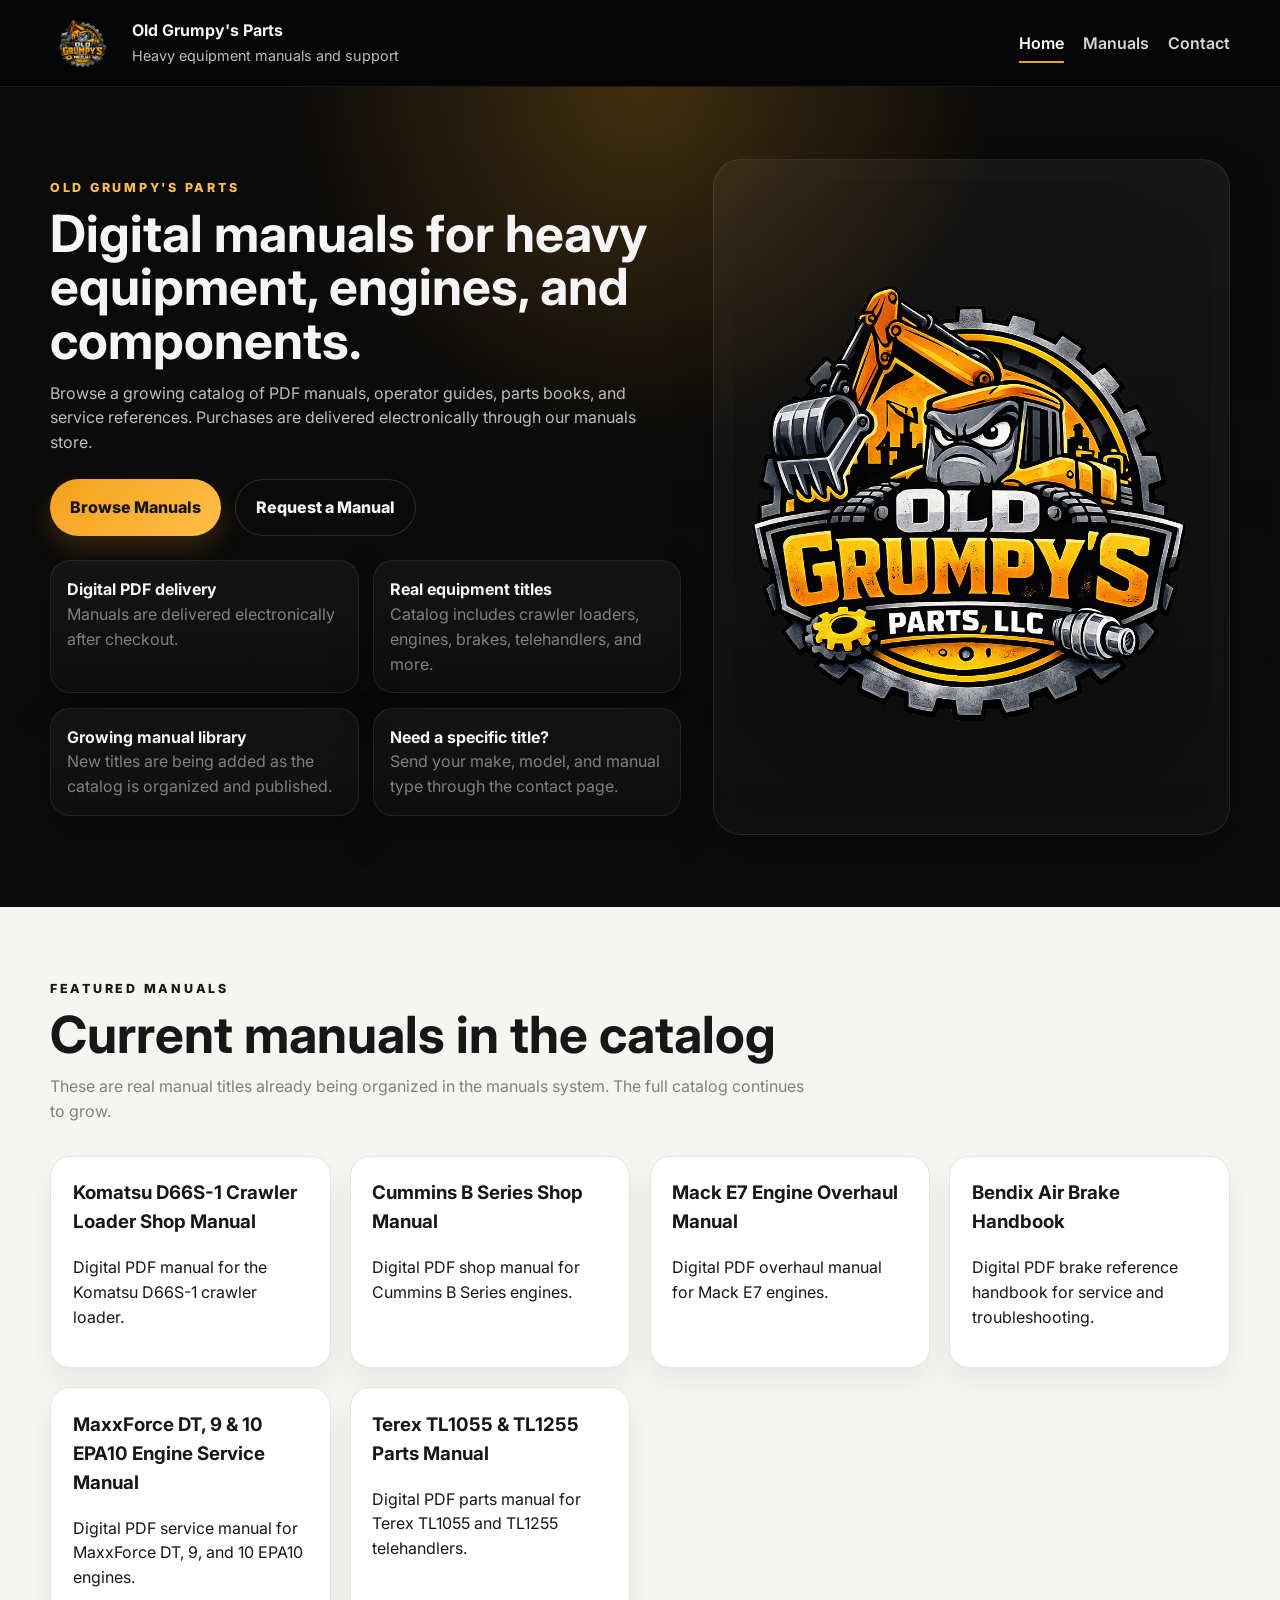
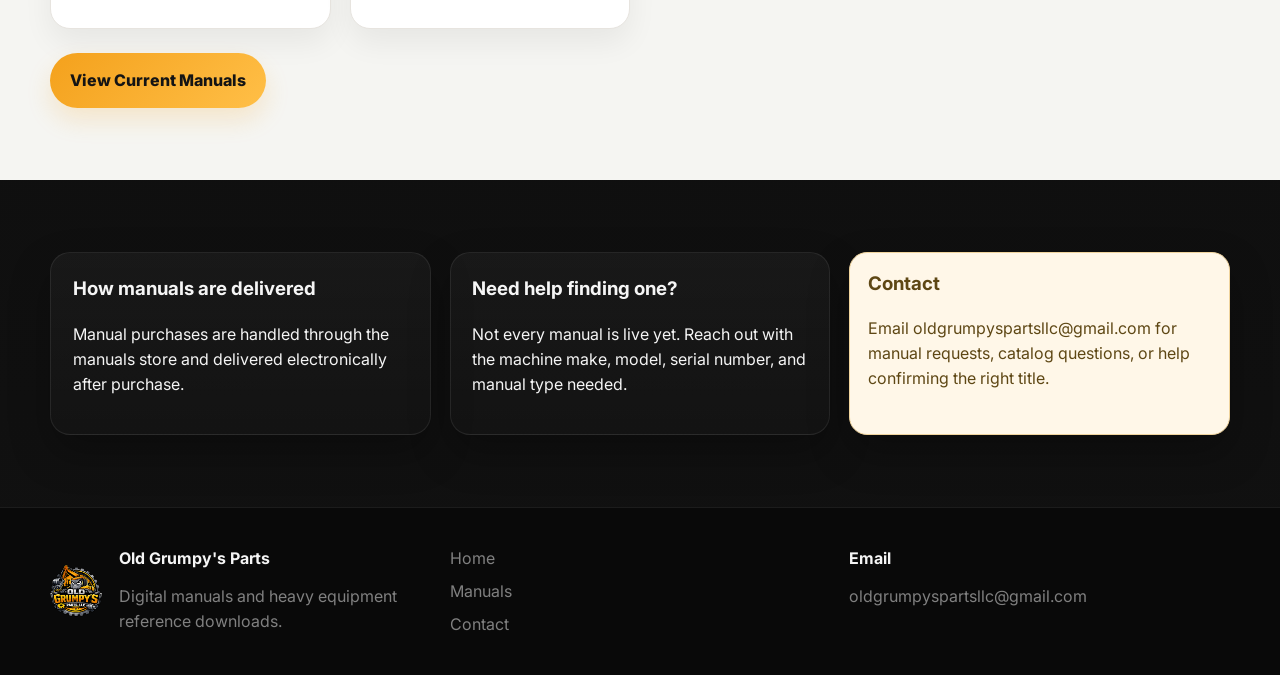
<file: index.html>
<!doctype html>
<html lang="en">
<head>
  <meta charset="UTF-8">
  <meta name="viewport" content="width=device-width, initial-scale=1.0">
  <title>Old Grumpy's Parts | Manuals & Downloads</title>
  <meta name="description" content="Old Grumpy's Parts offers digital PDF manuals and heavy equipment reference downloads through a growing online manuals catalog.">
  <link rel="preconnect" href="https://fonts.googleapis.com">
  <link rel="preconnect" href="https://fonts.gstatic.com" crossorigin>
  <link href="https://fonts.googleapis.com/css2?family=Inter:wght@400;500;600;700;800;900&display=swap" rel="stylesheet">
  <link rel="stylesheet" href="assets/css/styles.css">
</head>
<body>
  <header class="site-header">
    <div class="container header-inner">
      <a class="brand" href="index.html">
        <img src="assets/images/logo.png" alt="Old Grumpy's Parts logo">
        <div class="brand-copy">
          <strong>Old Grumpy's Parts</strong>
          <span>Heavy equipment manuals and support</span>
        </div>
      </a>
      <nav class="nav" aria-label="Primary">
        <a href="index.html" aria-current="page">Home</a>
        <a href="manuals.html">Manuals</a>
        <a href="contact.html">Contact</a>
      </nav>
    </div>
  </header>

  <main>
    <section class="hero section">
      <div class="container hero-grid">
        <div class="hero-copy">
          <div class="section-kicker">Old Grumpy's Parts</div>
          <h1 class="section-title">Digital manuals for heavy equipment, engines, and components.</h1>
          <p class="section-intro">Browse a growing catalog of PDF manuals, operator guides, parts books, and service references. Purchases are delivered electronically through our manuals store.</p>
          <div class="hero-actions">
            <a class="button button-primary" data-manuals-store-link href="contact.html">Browse Manuals</a>
            <a class="button button-secondary" href="contact.html">Request a Manual</a>
          </div>
          <ul class="hero-points">
            <li><strong>Digital PDF delivery</strong><br><span class="product-sku">Manuals are delivered electronically after checkout.</span></li>
            <li><strong>Real equipment titles</strong><br><span class="product-sku">Catalog includes crawler loaders, engines, brakes, telehandlers, and more.</span></li>
            <li><strong>Growing manual library</strong><br><span class="product-sku">New titles are being added as the catalog is organized and published.</span></li>
            <li><strong>Need a specific title?</strong><br><span class="product-sku">Send your make, model, and manual type through the contact page.</span></li>
          </ul>
        </div>
        <div class="hero-card">
          <div class="hero-logo-wrap">
            <img src="assets/images/logo.png" alt="Old Grumpy's Parts logo">
          </div>
        </div>
      </div>
    </section>

    <section class="section section-light">
      <div class="container">
        <div class="section-kicker">Featured Manuals</div>
        <h2 class="section-title">Current manuals in the catalog</h2>
        <p class="section-intro">These are real manual titles already being organized in the manuals system. The full catalog continues to grow.</p>
        <div class="product-grid">
          <article class="info-card">
            <h3>Komatsu D66S-1 Crawler Loader Shop Manual</h3>
            <p>Digital PDF manual for the Komatsu D66S-1 crawler loader.</p>
          </article>
          <article class="info-card">
            <h3>Cummins B Series Shop Manual</h3>
            <p>Digital PDF shop manual for Cummins B Series engines.</p>
          </article>
          <article class="info-card">
            <h3>Mack E7 Engine Overhaul Manual</h3>
            <p>Digital PDF overhaul manual for Mack E7 engines.</p>
          </article>
          <article class="info-card">
            <h3>Bendix Air Brake Handbook</h3>
            <p>Digital PDF brake reference handbook for service and troubleshooting.</p>
          </article>
          <article class="info-card">
            <h3>MaxxForce DT, 9 &amp; 10 EPA10 Engine Service Manual</h3>
            <p>Digital PDF service manual for MaxxForce DT, 9, and 10 EPA10 engines.</p>
          </article>
          <article class="info-card">
            <h3>Terex TL1055 &amp; TL1255 Parts Manual</h3>
            <p>Digital PDF parts manual for Terex TL1055 and TL1255 telehandlers.</p>
          </article>
        </div>
        <div class="hero-actions">
          <a class="button button-primary" data-manuals-store-link href="contact.html">View Current Manuals</a>
        </div>
      </div>
    </section>

    <section class="section">
      <div class="container info-grid">
        <article class="info-card">
          <h3>How manuals are delivered</h3>
          <p>Manual purchases are handled through the manuals store and delivered electronically after purchase.</p>
        </article>
        <article class="info-card">
          <h3>Need help finding one?</h3>
          <p>Not every manual is live yet. Reach out with the machine make, model, serial number, and manual type needed.</p>
        </article>
        <article class="info-card note-panel">
          <h3>Contact</h3>
          <p>Email <a href="mailto:oldgrumpyspartsllc@gmail.com">oldgrumpyspartsllc@gmail.com</a> for manual requests, catalog questions, or help confirming the right title.</p>
        </article>
      </div>
    </section>
  </main>

  <footer class="site-footer">
    <div class="container footer-grid">
      <div>
        <div class="footer-brand">
          <img src="assets/images/logo.png" alt="Old Grumpy's Parts logo">
          <div>
            <strong>Old Grumpy's Parts</strong>
            <div class="footer-copy">Digital manuals and heavy equipment reference downloads.</div>
          </div>
        </div>
      </div>
      <div class="footer-links">
        <a href="index.html">Home</a>
        <a href="manuals.html">Manuals</a>
        <a href="contact.html">Contact</a>
      </div>
      <div>
        <strong>Email</strong>
        <div class="footer-copy"><a href="mailto:oldgrumpyspartsllc@gmail.com">oldgrumpyspartsllc@gmail.com</a></div>
      </div>
    </div>
  </footer>
  <script src="assets/js/products.js"></script>
  <script src="assets/js/site.js"></script>
</body>
</html>
</file>
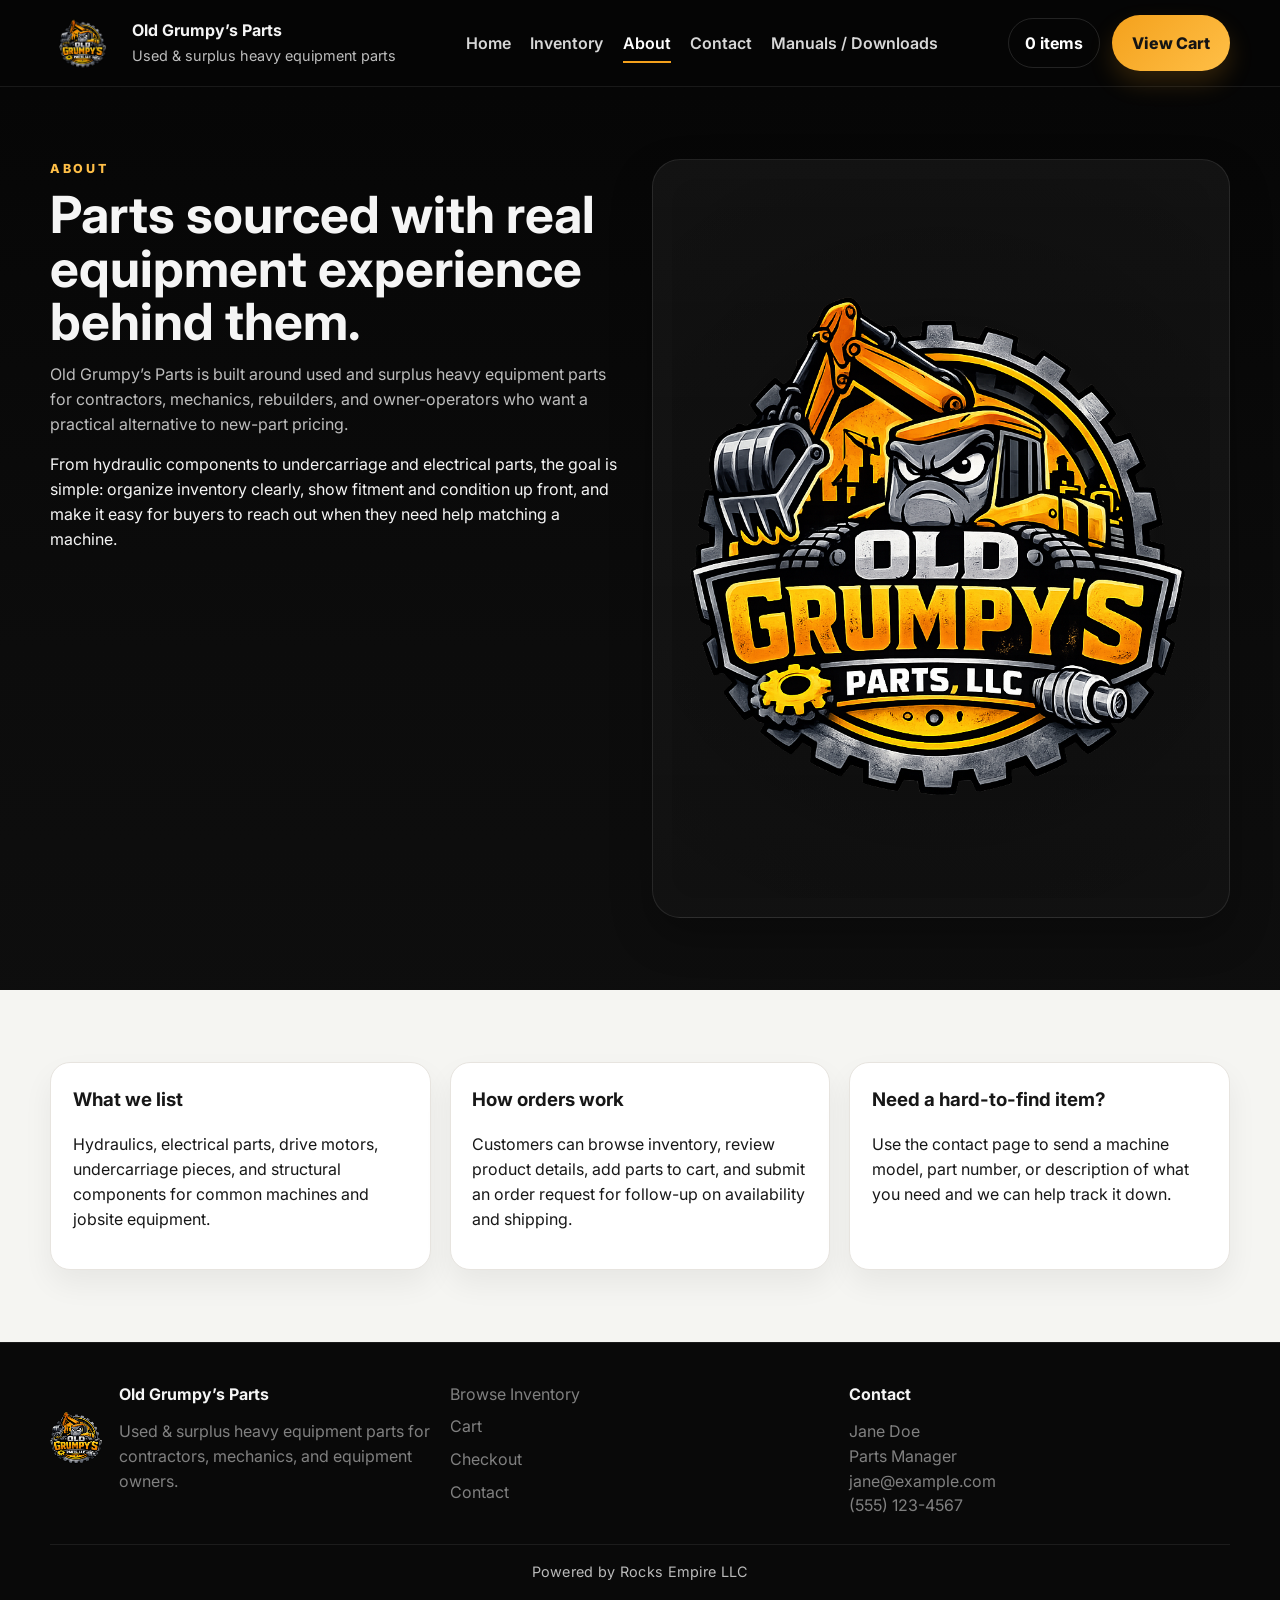
<file: about.html>
<!doctype html>
<html lang="en">
<head>
  <meta charset="UTF-8">
  <meta name="viewport" content="width=device-width, initial-scale=1.0">
  <title>About | Old Grumpy's Parts</title>
  <meta name="description" content="Learn more about Old Grumpy's Parts and the type of heavy equipment parts inventory offered.">
  <link rel="preconnect" href="https://fonts.googleapis.com">
  <link rel="preconnect" href="https://fonts.gstatic.com" crossorigin>
  <link href="https://fonts.googleapis.com/css2?family=Inter:wght@400;500;600;700;800;900&display=swap" rel="stylesheet">
  <link rel="stylesheet" href="assets/css/styles.css">
</head>
<body>
  <header class="site-header">
    <div class="container header-inner">
      <a class="brand" href="index.html">
        <img src="assets/images/logo.png" alt="Old Grumpy's Parts logo">
        <div class="brand-copy">
          <strong>Old Grumpy’s Parts</strong>
          <span>Used & surplus heavy equipment parts</span>
        </div>
      </a>
      <nav class="nav" aria-label="Primary">
        <a href="index.html">Home</a>
        <a href="inventory.html">Inventory</a>
        <a href="about.html" aria-current="page">About</a>
        <a href="contact.html">Contact</a>
        <a href="manuals.html">Manuals / Downloads</a>
      </nav>
      <div class="header-actions">
        <a class="cart-pill" href="cart.html"><span data-cart-count>0</span> items</a>
        <a class="button button-primary" href="cart.html">View Cart</a>
      </div>
    </div>
  </header>

  <main>
    <section class="section">
      <div class="container about-grid">
        <div>
          <div class="section-kicker">About</div>
          <h1 class="section-title">Parts sourced with real equipment experience behind them.</h1>
          <p class="section-intro">Old Grumpy’s Parts is built around used and surplus heavy equipment parts for contractors, mechanics, rebuilders, and owner-operators who want a practical alternative to new-part pricing.</p>
          <p>From hydraulic components to undercarriage and electrical parts, the goal is simple: organize inventory clearly, show fitment and condition up front, and make it easy for buyers to reach out when they need help matching a machine.</p>
        </div>
        <div class="hero-card">
          <div class="hero-logo-wrap">
            <img src="assets/images/logo.png" alt="Old Grumpy’s Parts logo">
          </div>
        </div>
      </div>
    </section>
    <section class="section section-light">
      <div class="container info-grid">
        <article class="info-card">
          <h3>What we list</h3>
          <p>Hydraulics, electrical parts, drive motors, undercarriage pieces, and structural components for common machines and jobsite equipment.</p>
        </article>
        <article class="info-card">
          <h3>How orders work</h3>
          <p>Customers can browse inventory, review product details, add parts to cart, and submit an order request for follow-up on availability and shipping.</p>
        </article>
        <article class="info-card">
          <h3>Need a hard-to-find item?</h3>
          <p>Use the contact page to send a machine model, part number, or description of what you need and we can help track it down.</p>
        </article>
      </div>
    </section>
  </main>

  <footer class="site-footer">
    <div class="container footer-grid">
      <div>
        <div class="footer-brand">
          <img src="assets/images/logo.png" alt="Old Grumpy's Parts logo">
          <div>
            <strong>Old Grumpy’s Parts</strong>
            <div class="footer-copy">Used &amp; surplus heavy equipment parts for contractors, mechanics, and equipment owners.</div>
          </div>
        </div>
      </div>
      <div class="footer-links">
        <a href="inventory.html">Browse Inventory</a>
        <a href="cart.html">Cart</a>
        <a href="checkout.html">Checkout</a>
        <a href="contact.html">Contact</a>
      </div>
      <div>
        <strong>Contact</strong>
        <div class="footer-copy">Jane Doe<br>Parts Manager<br>jane@example.com<br>(555) 123-4567</div>
      </div>
    </div>
    <div class="container footer-powered">Powered by Rocks Empire LLC</div>
  </footer>
  <script src="assets/js/products.js"></script>
  <script src="assets/js/site.js"></script>
</body>
</html>
</file>
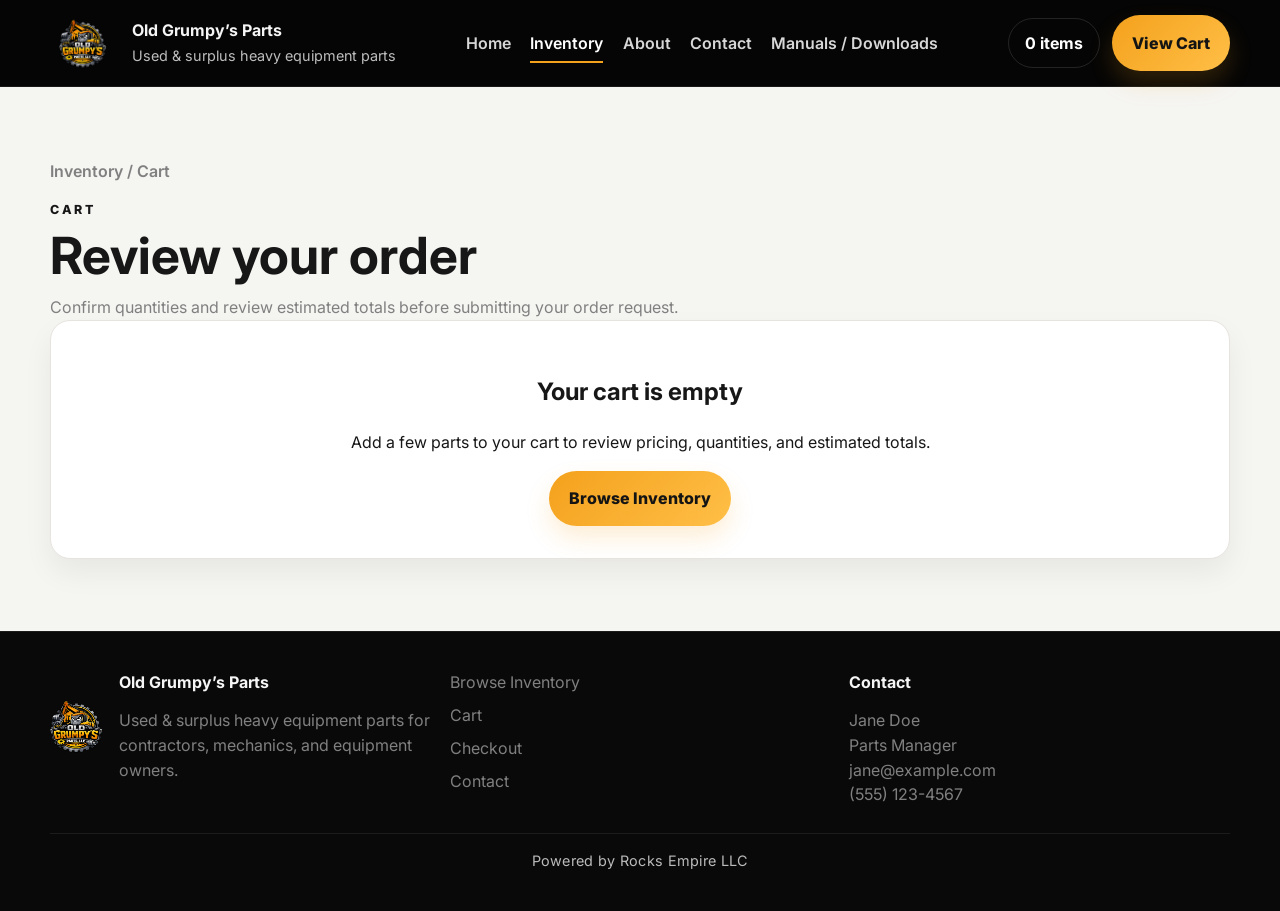
<file: cart.html>
<!doctype html>
<html lang="en">
<head>
  <meta charset="UTF-8">
  <meta name="viewport" content="width=device-width, initial-scale=1.0">
  <title>Cart | Old Grumpy's Parts</title>
  <meta name="description" content="Review selected parts and prepare an order request with Old Grumpy's Parts.">
  <link rel="preconnect" href="https://fonts.googleapis.com">
  <link rel="preconnect" href="https://fonts.gstatic.com" crossorigin>
  <link href="https://fonts.googleapis.com/css2?family=Inter:wght@400;500;600;700;800;900&display=swap" rel="stylesheet">
  <link rel="stylesheet" href="assets/css/styles.css">
</head>
<body>
  <header class="site-header">
    <div class="container header-inner">
      <a class="brand" href="index.html">
        <img src="assets/images/logo.png" alt="Old Grumpy's Parts logo">
        <div class="brand-copy">
          <strong>Old Grumpy’s Parts</strong>
          <span>Used & surplus heavy equipment parts</span>
        </div>
      </a>
      <nav class="nav" aria-label="Primary">
        <a href="index.html">Home</a>
        <a href="inventory.html" aria-current="page">Inventory</a>
        <a href="about.html">About</a>
        <a href="contact.html">Contact</a>
        <a href="manuals.html">Manuals / Downloads</a>
      </nav>
      <div class="header-actions">
        <a class="cart-pill" href="cart.html"><span data-cart-count>0</span> items</a>
        <a class="button button-primary" href="cart.html">View Cart</a>
      </div>
    </div>
  </header>

  <main class="section section-light">
    <div class="container">
      <div class="breadcrumbs">Inventory / Cart</div>
      <div class="section-kicker">Cart</div>
      <h1 class="section-title">Review your order</h1>
      <p class="section-intro">Confirm quantities and review estimated totals before submitting your order request.</p>
      <div data-cart-page></div>
    </div>
  </main>

  <footer class="site-footer">
    <div class="container footer-grid">
      <div>
        <div class="footer-brand">
          <img src="assets/images/logo.png" alt="Old Grumpy's Parts logo">
          <div>
            <strong>Old Grumpy’s Parts</strong>
            <div class="footer-copy">Used &amp; surplus heavy equipment parts for contractors, mechanics, and equipment owners.</div>
          </div>
        </div>
      </div>
      <div class="footer-links">
        <a href="inventory.html">Browse Inventory</a>
        <a href="cart.html">Cart</a>
        <a href="checkout.html">Checkout</a>
        <a href="contact.html">Contact</a>
      </div>
      <div>
        <strong>Contact</strong>
        <div class="footer-copy">Jane Doe<br>Parts Manager<br>jane@example.com<br>(555) 123-4567</div>
      </div>
    </div>
    <div class="container footer-powered">Powered by Rocks Empire LLC</div>
  </footer>
  <script src="assets/js/products.js"></script>
  <script src="assets/js/site.js"></script>
</body>
</html>
</file>
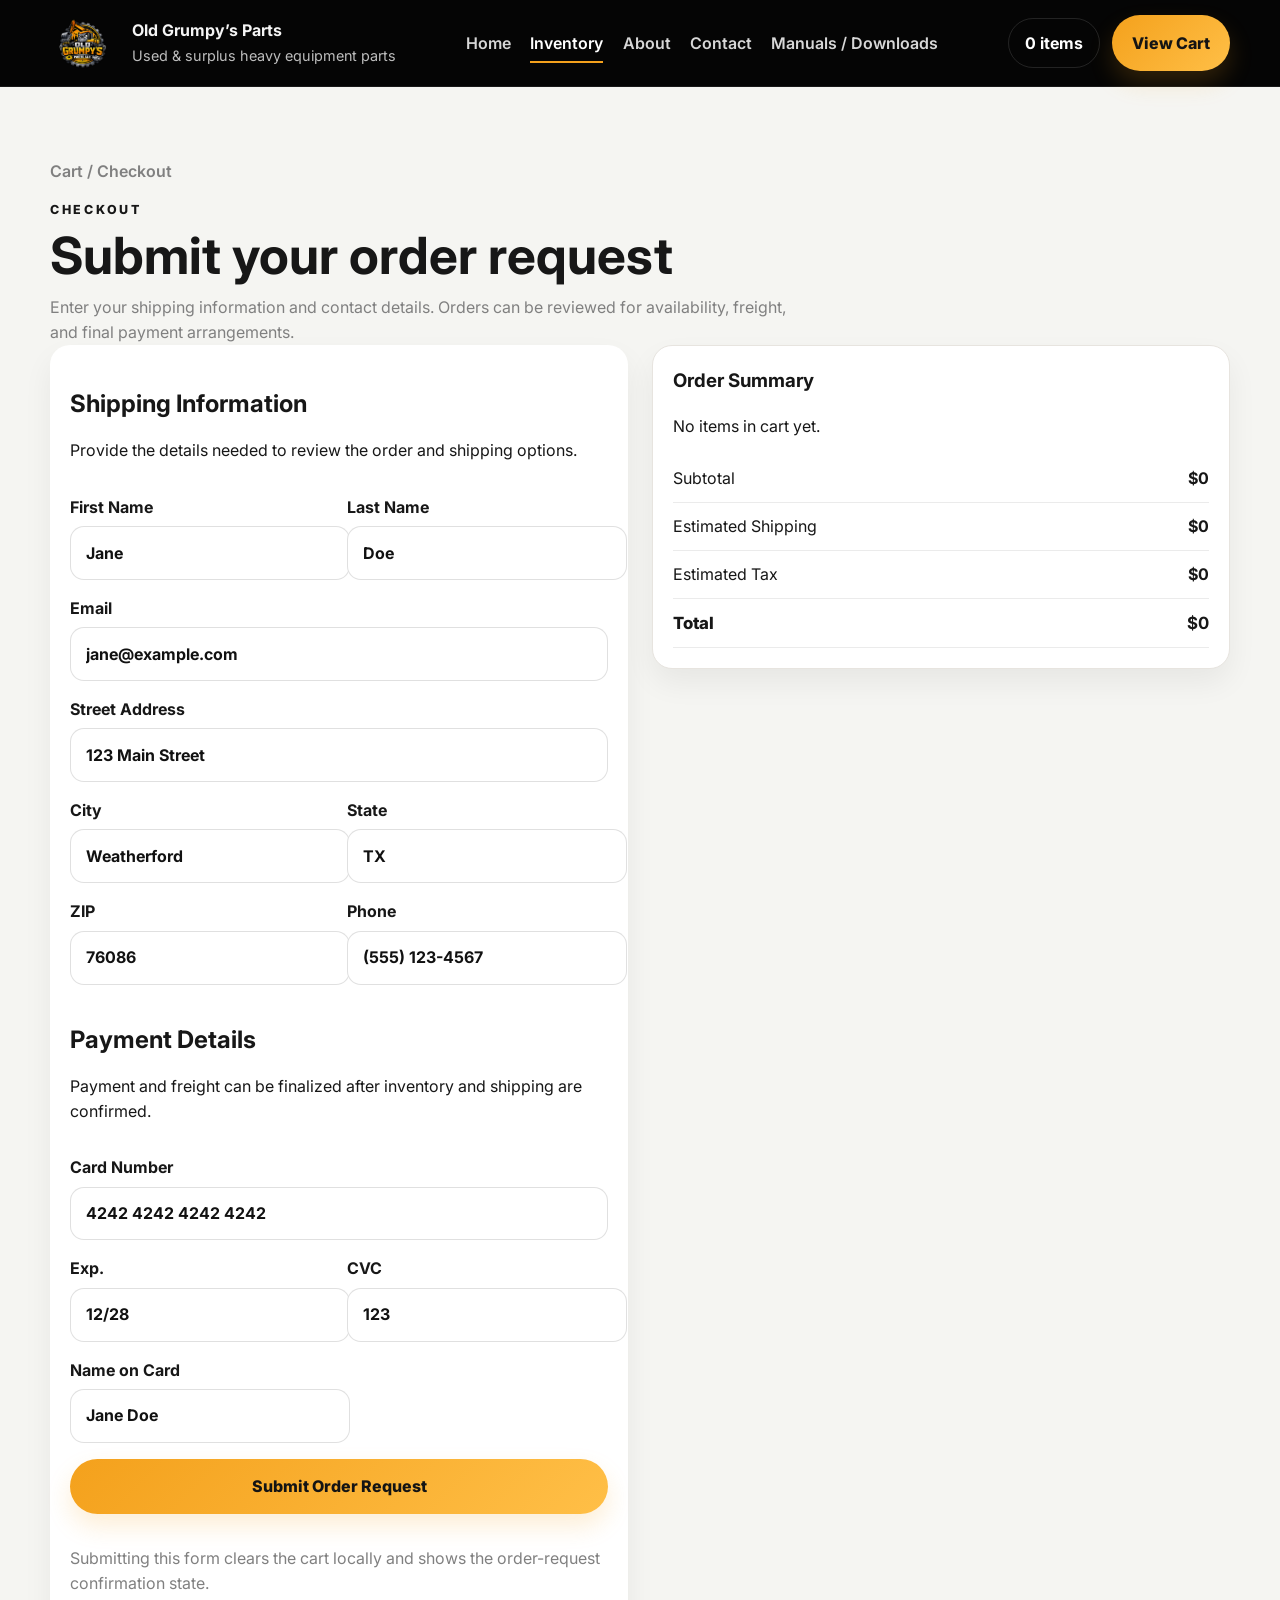
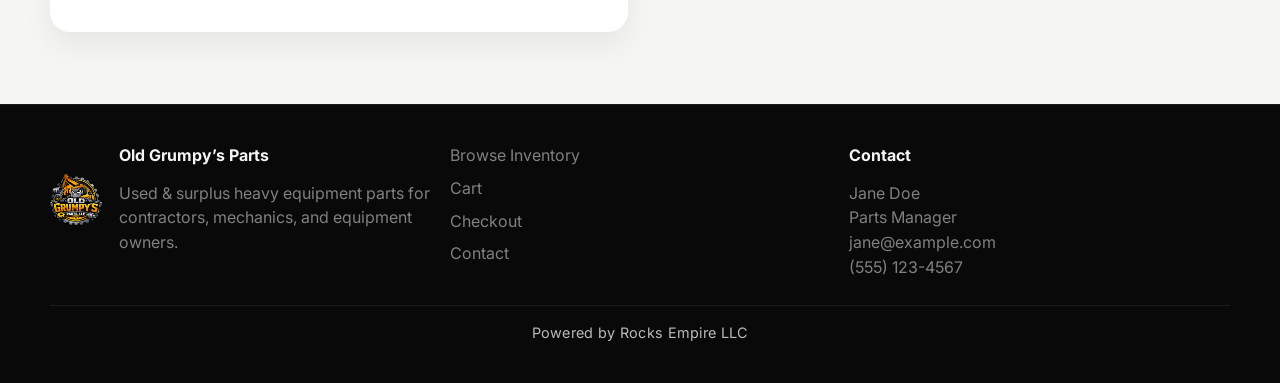
<file: checkout.html>
<!doctype html>
<html lang="en">
<head>
  <meta charset="UTF-8">
  <meta name="viewport" content="width=device-width, initial-scale=1.0">
  <title>Checkout | Old Grumpy's Parts</title>
  <meta name="description" content="Submit an order request for heavy equipment parts from Old Grumpy's Parts.">
  <link rel="preconnect" href="https://fonts.googleapis.com">
  <link rel="preconnect" href="https://fonts.gstatic.com" crossorigin>
  <link href="https://fonts.googleapis.com/css2?family=Inter:wght@400;500;600;700;800;900&display=swap" rel="stylesheet">
  <link rel="stylesheet" href="assets/css/styles.css">
</head>
<body>
  <header class="site-header">
    <div class="container header-inner">
      <a class="brand" href="index.html">
        <img src="assets/images/logo.png" alt="Old Grumpy's Parts logo">
        <div class="brand-copy">
          <strong>Old Grumpy’s Parts</strong>
          <span>Used & surplus heavy equipment parts</span>
        </div>
      </a>
      <nav class="nav" aria-label="Primary">
        <a href="index.html">Home</a>
        <a href="inventory.html" aria-current="page">Inventory</a>
        <a href="about.html">About</a>
        <a href="contact.html">Contact</a>
        <a href="manuals.html">Manuals / Downloads</a>
      </nav>
      <div class="header-actions">
        <a class="cart-pill" href="cart.html"><span data-cart-count>0</span> items</a>
        <a class="button button-primary" href="cart.html">View Cart</a>
      </div>
    </div>
  </header>

  <main class="section section-light">
    <div class="container">
      <div class="breadcrumbs">Cart / Checkout</div>
      <div class="section-kicker">Checkout</div>
      <h1 class="section-title">Submit your order request</h1>
      <p class="section-intro">Enter your shipping information and contact details. Orders can be reviewed for availability, freight, and final payment arrangements.</p>
      <div data-checkout-page></div>
    </div>
  </main>

  <footer class="site-footer">
    <div class="container footer-grid">
      <div>
        <div class="footer-brand">
          <img src="assets/images/logo.png" alt="Old Grumpy's Parts logo">
          <div>
            <strong>Old Grumpy’s Parts</strong>
            <div class="footer-copy">Used &amp; surplus heavy equipment parts for contractors, mechanics, and equipment owners.</div>
          </div>
        </div>
      </div>
      <div class="footer-links">
        <a href="inventory.html">Browse Inventory</a>
        <a href="cart.html">Cart</a>
        <a href="checkout.html">Checkout</a>
        <a href="contact.html">Contact</a>
      </div>
      <div>
        <strong>Contact</strong>
        <div class="footer-copy">Jane Doe<br>Parts Manager<br>jane@example.com<br>(555) 123-4567</div>
      </div>
    </div>
    <div class="container footer-powered">Powered by Rocks Empire LLC</div>
  </footer>
  <script src="assets/js/products.js"></script>
  <script src="assets/js/site.js"></script>
</body>
</html>
</file>
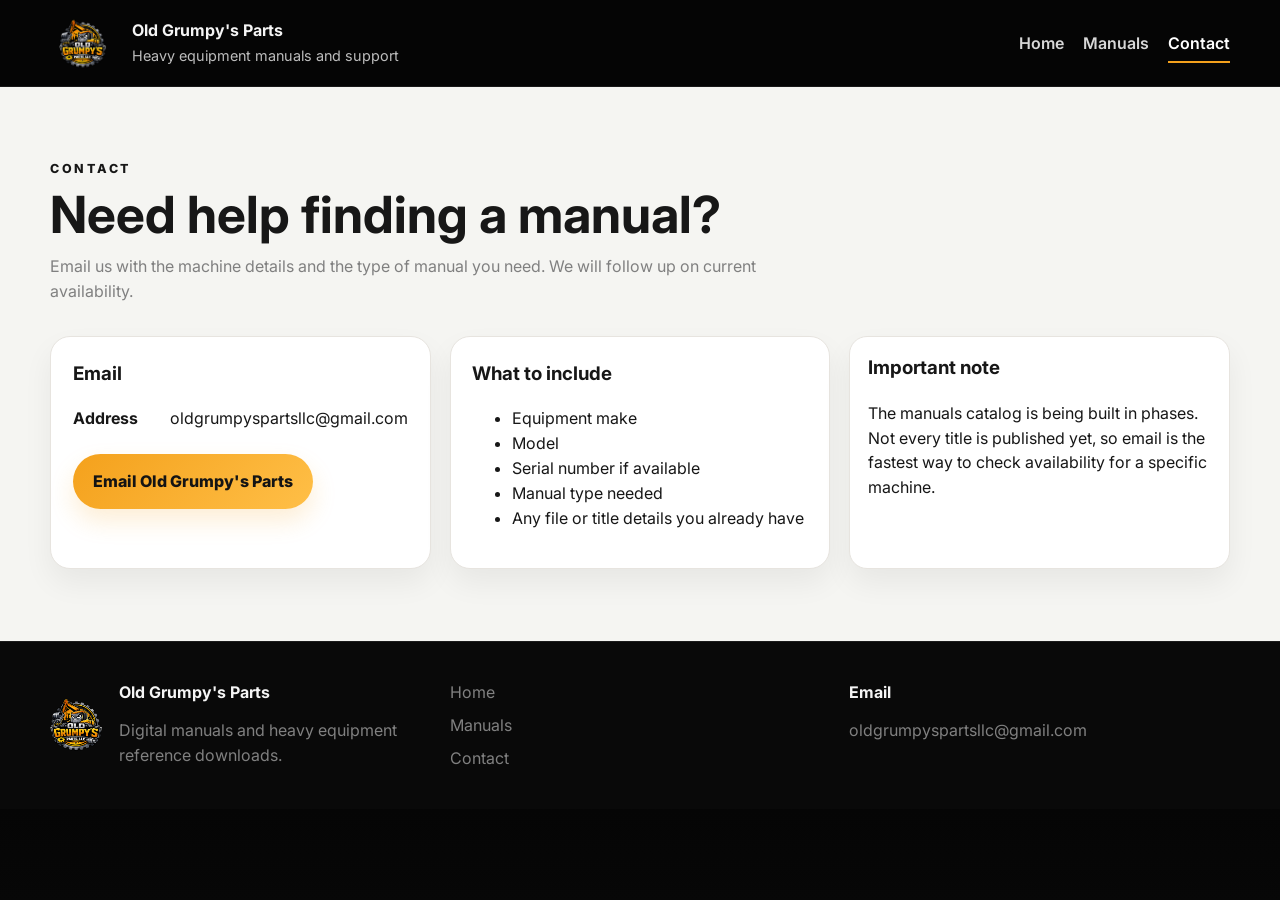
<file: contact.html>
<!doctype html>
<html lang="en">
<head>
  <meta charset="UTF-8">
  <meta name="viewport" content="width=device-width, initial-scale=1.0">
  <title>Contact | Old Grumpy's Parts</title>
  <meta name="description" content="Contact Old Grumpy's Parts for manual requests, catalog questions, or help finding the right equipment manual.">
  <link rel="preconnect" href="https://fonts.googleapis.com">
  <link rel="preconnect" href="https://fonts.gstatic.com" crossorigin>
  <link href="https://fonts.googleapis.com/css2?family=Inter:wght@400;500;600;700;800;900&display=swap" rel="stylesheet">
  <link rel="stylesheet" href="assets/css/styles.css">
</head>
<body>
  <header class="site-header">
    <div class="container header-inner">
      <a class="brand" href="index.html">
        <img src="assets/images/logo.png" alt="Old Grumpy's Parts logo">
        <div class="brand-copy">
          <strong>Old Grumpy's Parts</strong>
          <span>Heavy equipment manuals and support</span>
        </div>
      </a>
      <nav class="nav" aria-label="Primary">
        <a href="index.html">Home</a>
        <a href="manuals.html">Manuals</a>
        <a href="contact.html" aria-current="page">Contact</a>
      </nav>
    </div>
  </header>

  <main class="section section-light">
    <div class="container">
      <div class="section-kicker">Contact</div>
      <h1 class="section-title">Need help finding a manual?</h1>
      <p class="section-intro">Email us with the machine details and the type of manual you need. We will follow up on current availability.</p>
      <div class="contact-grid" style="margin-top:2rem">
        <article class="contact-card">
          <h3>Email</h3>
          <div class="contact-lines"><strong>Address</strong><span><a href="mailto:oldgrumpyspartsllc@gmail.com">oldgrumpyspartsllc@gmail.com</a></span></div>
          <div class="detail-actions">
            <a class="button button-primary" href="mailto:oldgrumpyspartsllc@gmail.com">Email Old Grumpy's Parts</a>
          </div>
        </article>
        <article class="contact-card">
          <h3>What to include</h3>
          <ul>
            <li>Equipment make</li>
            <li>Model</li>
            <li>Serial number if available</li>
            <li>Manual type needed</li>
            <li>Any file or title details you already have</li>
          </ul>
        </article>
        <article class="contact-card note-panel">
          <h3>Important note</h3>
          <p>The manuals catalog is being built in phases. Not every title is published yet, so email is the fastest way to check availability for a specific machine.</p>
        </article>
      </div>
    </div>
  </main>

  <footer class="site-footer">
    <div class="container footer-grid">
      <div>
        <div class="footer-brand">
          <img src="assets/images/logo.png" alt="Old Grumpy's Parts logo">
          <div>
            <strong>Old Grumpy's Parts</strong>
            <div class="footer-copy">Digital manuals and heavy equipment reference downloads.</div>
          </div>
        </div>
      </div>
      <div class="footer-links">
        <a href="index.html">Home</a>
        <a href="manuals.html">Manuals</a>
        <a href="contact.html">Contact</a>
      </div>
      <div>
        <strong>Email</strong>
        <div class="footer-copy"><a href="mailto:oldgrumpyspartsllc@gmail.com">oldgrumpyspartsllc@gmail.com</a></div>
      </div>
    </div>
  </footer>
  <script src="assets/js/products.js"></script>
  <script src="assets/js/site.js"></script>
</body>
</html>
</file>
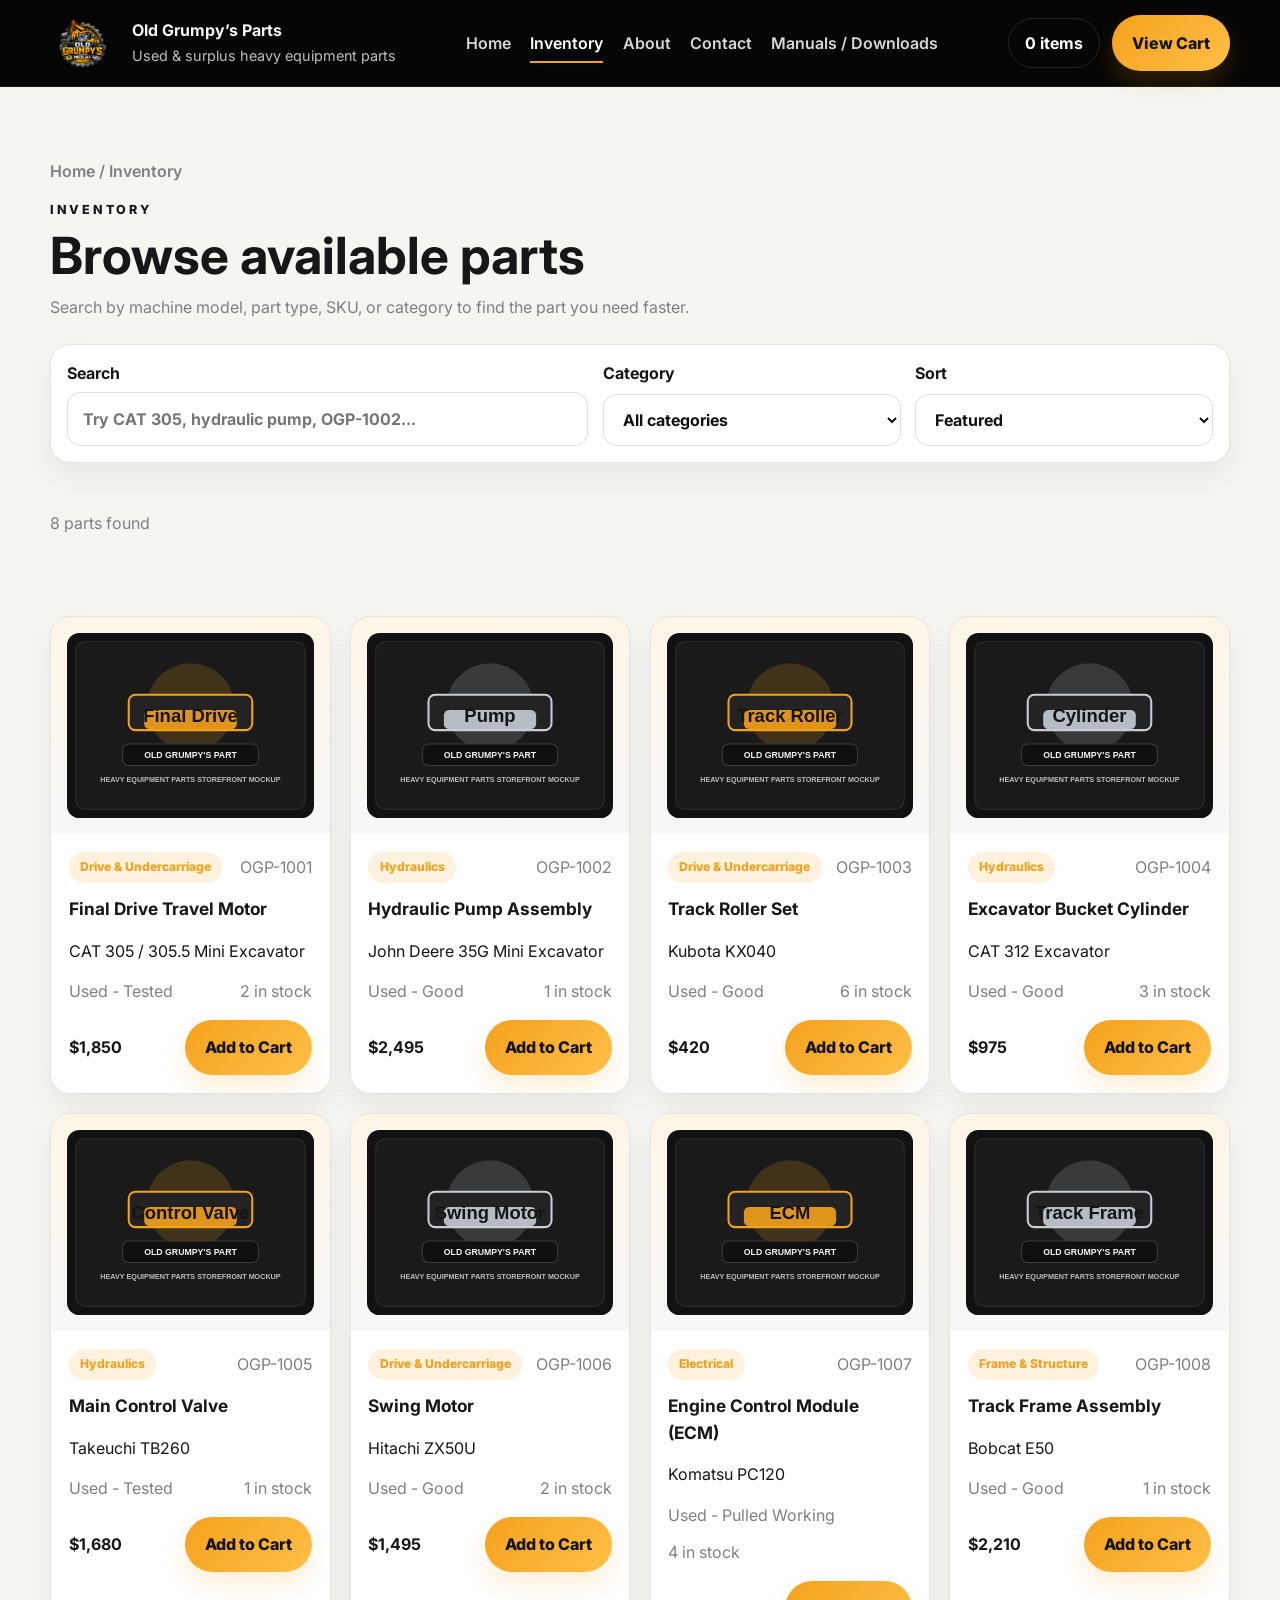
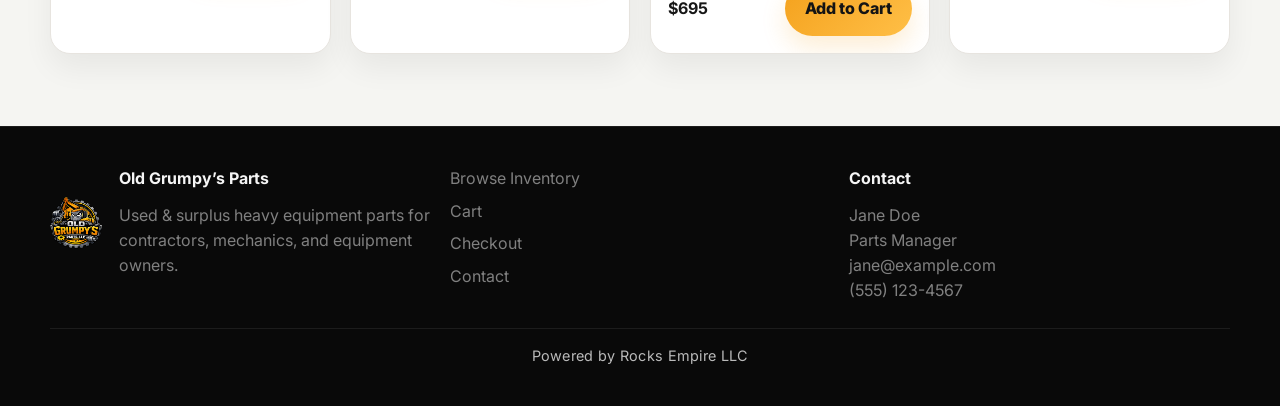
<file: inventory.html>
<!doctype html>
<html lang="en">
<head>
  <meta charset="UTF-8">
  <meta name="viewport" content="width=device-width, initial-scale=1.0">
  <title>Inventory | Old Grumpy's Parts</title>
  <meta name="description" content="Browse used and surplus heavy equipment parts from Old Grumpy's Parts.">
  <link rel="preconnect" href="https://fonts.googleapis.com">
  <link rel="preconnect" href="https://fonts.gstatic.com" crossorigin>
  <link href="https://fonts.googleapis.com/css2?family=Inter:wght@400;500;600;700;800;900&display=swap" rel="stylesheet">
  <link rel="stylesheet" href="assets/css/styles.css">
</head>
<body>
  <header class="site-header">
    <div class="container header-inner">
      <a class="brand" href="index.html">
        <img src="assets/images/logo.png" alt="Old Grumpy's Parts logo">
        <div class="brand-copy">
          <strong>Old Grumpy’s Parts</strong>
          <span>Used & surplus heavy equipment parts</span>
        </div>
      </a>
      <nav class="nav" aria-label="Primary">
        <a href="index.html">Home</a>
        <a href="inventory.html" aria-current="page">Inventory</a>
        <a href="about.html">About</a>
        <a href="contact.html">Contact</a>
        <a href="manuals.html">Manuals / Downloads</a>
      </nav>
      <div class="header-actions">
        <a class="cart-pill" href="cart.html"><span data-cart-count>0</span> items</a>
        <a class="button button-primary" href="cart.html">View Cart</a>
      </div>
    </div>
  </header>

  <main class="section section-light">
    <div class="container">
      <div class="breadcrumbs">Home / Inventory</div>
      <div class="section-kicker">Inventory</div>
      <h1 class="section-title">Browse available parts</h1>
      <p class="section-intro">Search by machine model, part type, SKU, or category to find the part you need faster.</p>
      <div class="filters">
        <label><span>Search</span><input data-search type="text" placeholder="Try CAT 305, hydraulic pump, OGP-1002..."></label>
        <label><span>Category</span><select data-category><option value="all">All categories</option><option value="Hydraulics">Hydraulics</option><option value="Drive & Undercarriage">Drive & Undercarriage</option><option value="Electrical">Electrical</option><option value="Frame & Structure">Frame & Structure</option></select></label>
        <label><span>Sort</span><select data-sort><option value="featured">Featured</option><option value="price-low">Price: Low to High</option><option value="price-high">Price: High to Low</option><option value="name">Name</option></select></label>
      </div>
      <p class="section-intro section-tight" data-results-count>8 parts found</p>
      <div class="product-grid" data-inventory-grid></div>
    </div>
  </main>

  <footer class="site-footer">
    <div class="container footer-grid">
      <div>
        <div class="footer-brand">
          <img src="assets/images/logo.png" alt="Old Grumpy's Parts logo">
          <div>
            <strong>Old Grumpy’s Parts</strong>
            <div class="footer-copy">Used &amp; surplus heavy equipment parts for contractors, mechanics, and equipment owners.</div>
          </div>
        </div>
      </div>
      <div class="footer-links">
        <a href="inventory.html">Browse Inventory</a>
        <a href="cart.html">Cart</a>
        <a href="checkout.html">Checkout</a>
        <a href="contact.html">Contact</a>
      </div>
      <div>
        <strong>Contact</strong>
        <div class="footer-copy">Jane Doe<br>Parts Manager<br>jane@example.com<br>(555) 123-4567</div>
      </div>
    </div>
    <div class="container footer-powered">Powered by Rocks Empire LLC</div>
  </footer>
  <script src="assets/js/products.js"></script>
  <script src="assets/js/site.js"></script>
</body>
</html>
</file>
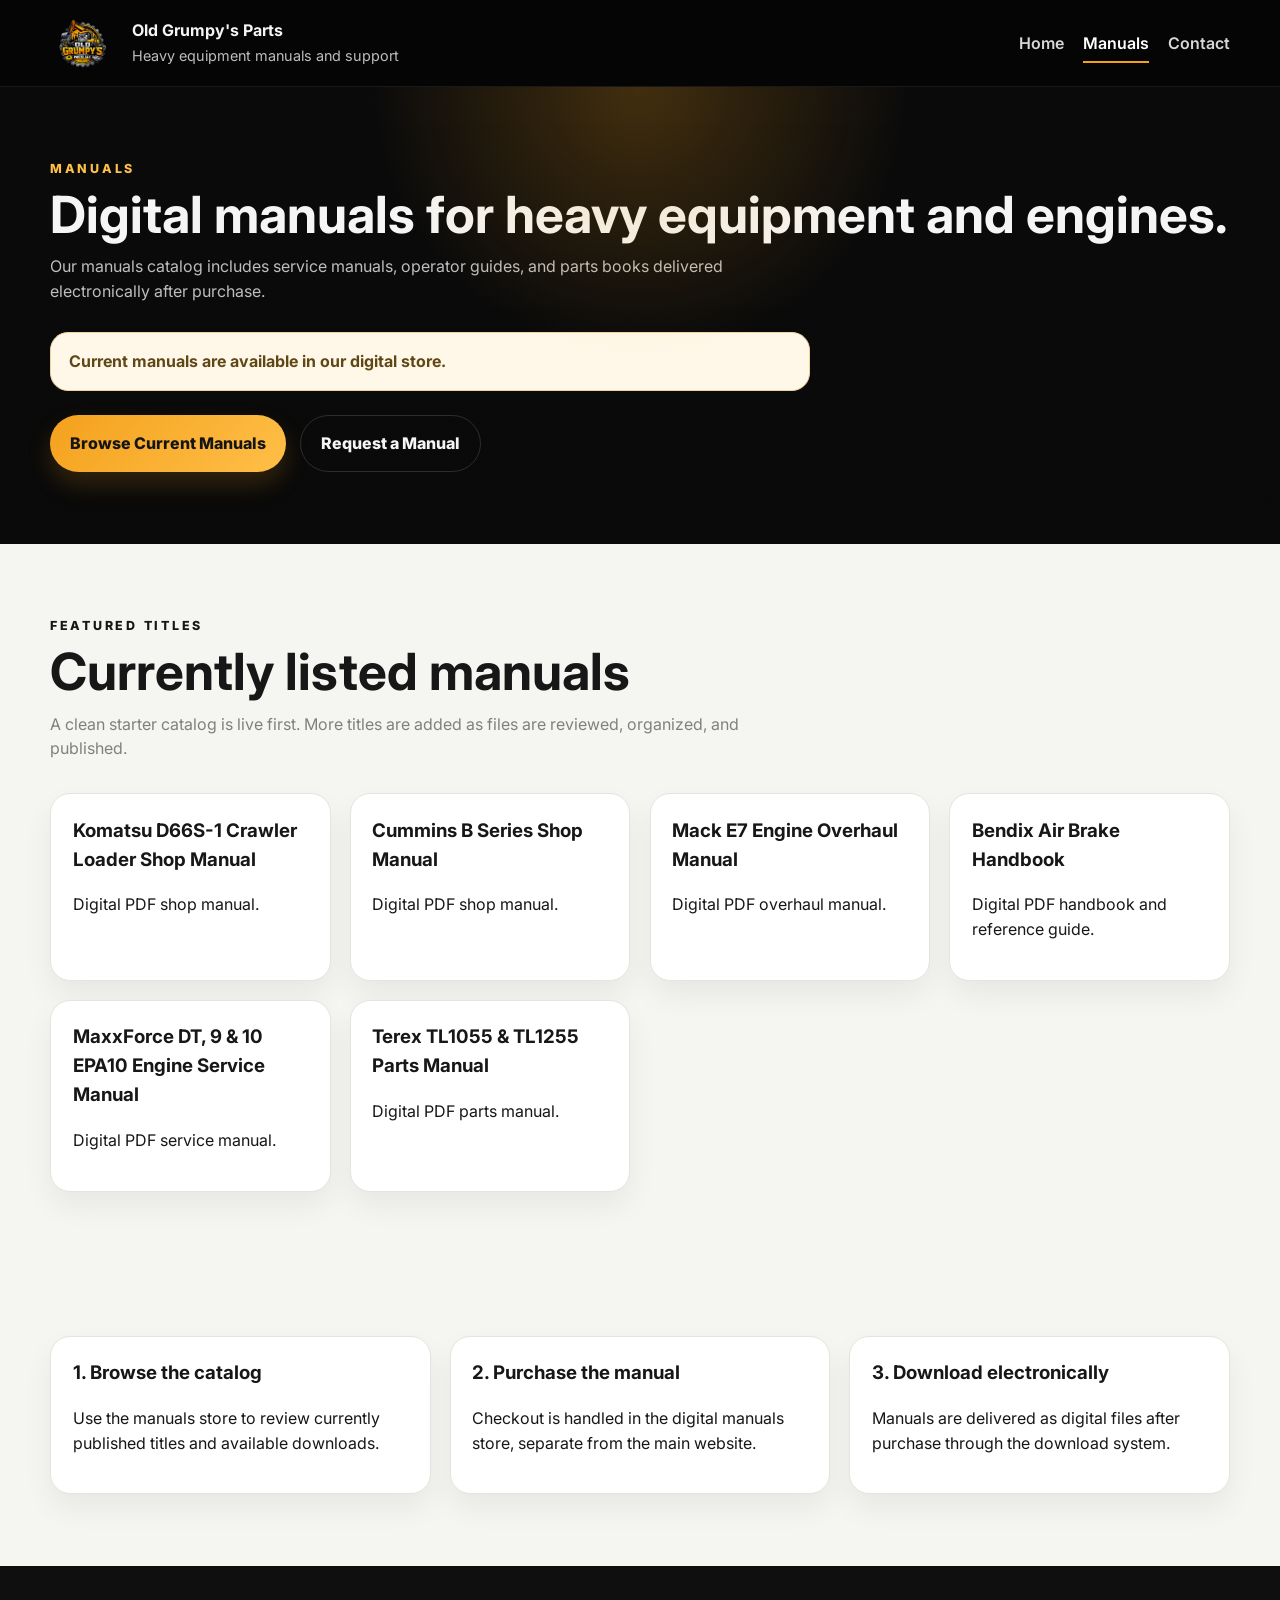
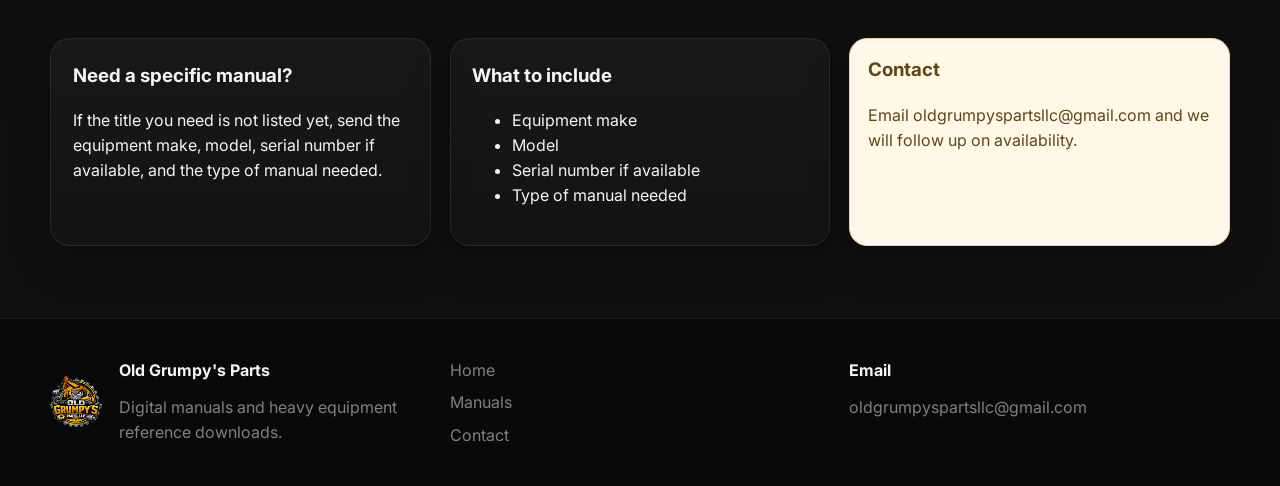
<file: manuals.html>
<!doctype html>
<html lang="en">
<head>
  <meta charset="UTF-8">
  <meta name="viewport" content="width=device-width, initial-scale=1.0">
  <title>Manuals | Old Grumpy's Parts</title>
  <meta name="description" content="Browse digital PDF manuals, operator guides, and parts books available from Old Grumpy's Parts.">
  <link rel="preconnect" href="https://fonts.googleapis.com">
  <link rel="preconnect" href="https://fonts.gstatic.com" crossorigin>
  <link href="https://fonts.googleapis.com/css2?family=Inter:wght@400;500;600;700;800;900&display=swap" rel="stylesheet">
  <link rel="stylesheet" href="assets/css/styles.css">
</head>
<body>
  <header class="site-header">
    <div class="container header-inner">
      <a class="brand" href="index.html">
        <img src="assets/images/logo.png" alt="Old Grumpy's Parts logo">
        <div class="brand-copy">
          <strong>Old Grumpy's Parts</strong>
          <span>Heavy equipment manuals and support</span>
        </div>
      </a>
      <nav class="nav" aria-label="Primary">
        <a href="index.html">Home</a>
        <a href="manuals.html" aria-current="page">Manuals</a>
        <a href="contact.html">Contact</a>
      </nav>
    </div>
  </header>

  <main>
    <section class="hero section">
      <div class="container">
        <div class="section-kicker">Manuals</div>
        <h1 class="section-title">Digital manuals for heavy equipment and engines.</h1>
        <p class="section-intro">Our manuals catalog includes service manuals, operator guides, and parts books delivered electronically after purchase.</p>
        <div class="note-panel" style="margin-top:1.75rem; max-width:760px">
          <strong data-manuals-store-copy>Our digital manuals catalog is being updated. Contact us if you need a specific title.</strong>
        </div>
        <div class="hero-actions">
          <a class="button button-primary" data-manuals-store-link href="contact.html">Browse Current Manuals</a>
          <a class="button button-secondary" href="contact.html">Request a Manual</a>
        </div>
      </div>
    </section>

    <section class="section section-light">
      <div class="container">
        <div class="section-kicker">Featured Titles</div>
        <h2 class="section-title">Currently listed manuals</h2>
        <p class="section-intro">A clean starter catalog is live first. More titles are added as files are reviewed, organized, and published.</p>
        <div class="product-grid">
          <article class="info-card">
            <h3>Komatsu D66S-1 Crawler Loader Shop Manual</h3>
            <p>Digital PDF shop manual.</p>
          </article>
          <article class="info-card">
            <h3>Cummins B Series Shop Manual</h3>
            <p>Digital PDF shop manual.</p>
          </article>
          <article class="info-card">
            <h3>Mack E7 Engine Overhaul Manual</h3>
            <p>Digital PDF overhaul manual.</p>
          </article>
          <article class="info-card">
            <h3>Bendix Air Brake Handbook</h3>
            <p>Digital PDF handbook and reference guide.</p>
          </article>
          <article class="info-card">
            <h3>MaxxForce DT, 9 &amp; 10 EPA10 Engine Service Manual</h3>
            <p>Digital PDF service manual.</p>
          </article>
          <article class="info-card">
            <h3>Terex TL1055 &amp; TL1255 Parts Manual</h3>
            <p>Digital PDF parts manual.</p>
          </article>
        </div>
      </div>
    </section>

    <section class="section section-light">
      <div class="container info-grid">
        <article class="info-card">
          <h3>1. Browse the catalog</h3>
          <p>Use the manuals store to review currently published titles and available downloads.</p>
        </article>
        <article class="info-card">
          <h3>2. Purchase the manual</h3>
          <p>Checkout is handled in the digital manuals store, separate from the main website.</p>
        </article>
        <article class="info-card">
          <h3>3. Download electronically</h3>
          <p>Manuals are delivered as digital files after purchase through the download system.</p>
        </article>
      </div>
    </section>

    <section class="section" id="request">
      <div class="container info-grid">
        <article class="info-card">
          <h3>Need a specific manual?</h3>
          <p>If the title you need is not listed yet, send the equipment make, model, serial number if available, and the type of manual needed.</p>
        </article>
        <article class="info-card">
          <h3>What to include</h3>
          <ul>
            <li>Equipment make</li>
            <li>Model</li>
            <li>Serial number if available</li>
            <li>Type of manual needed</li>
          </ul>
        </article>
        <article class="info-card note-panel">
          <h3>Contact</h3>
          <p>Email <a href="mailto:oldgrumpyspartsllc@gmail.com">oldgrumpyspartsllc@gmail.com</a> and we will follow up on availability.</p>
        </article>
      </div>
    </section>
  </main>

  <footer class="site-footer">
    <div class="container footer-grid">
      <div>
        <div class="footer-brand">
          <img src="assets/images/logo.png" alt="Old Grumpy's Parts logo">
          <div>
            <strong>Old Grumpy's Parts</strong>
            <div class="footer-copy">Digital manuals and heavy equipment reference downloads.</div>
          </div>
        </div>
      </div>
      <div class="footer-links">
        <a href="index.html">Home</a>
        <a href="manuals.html">Manuals</a>
        <a href="contact.html">Contact</a>
      </div>
      <div>
        <strong>Email</strong>
        <div class="footer-copy"><a href="mailto:oldgrumpyspartsllc@gmail.com">oldgrumpyspartsllc@gmail.com</a></div>
      </div>
    </div>
  </footer>
  <script src="assets/js/products.js"></script>
  <script src="assets/js/site.js"></script>
</body>
</html>
</file>
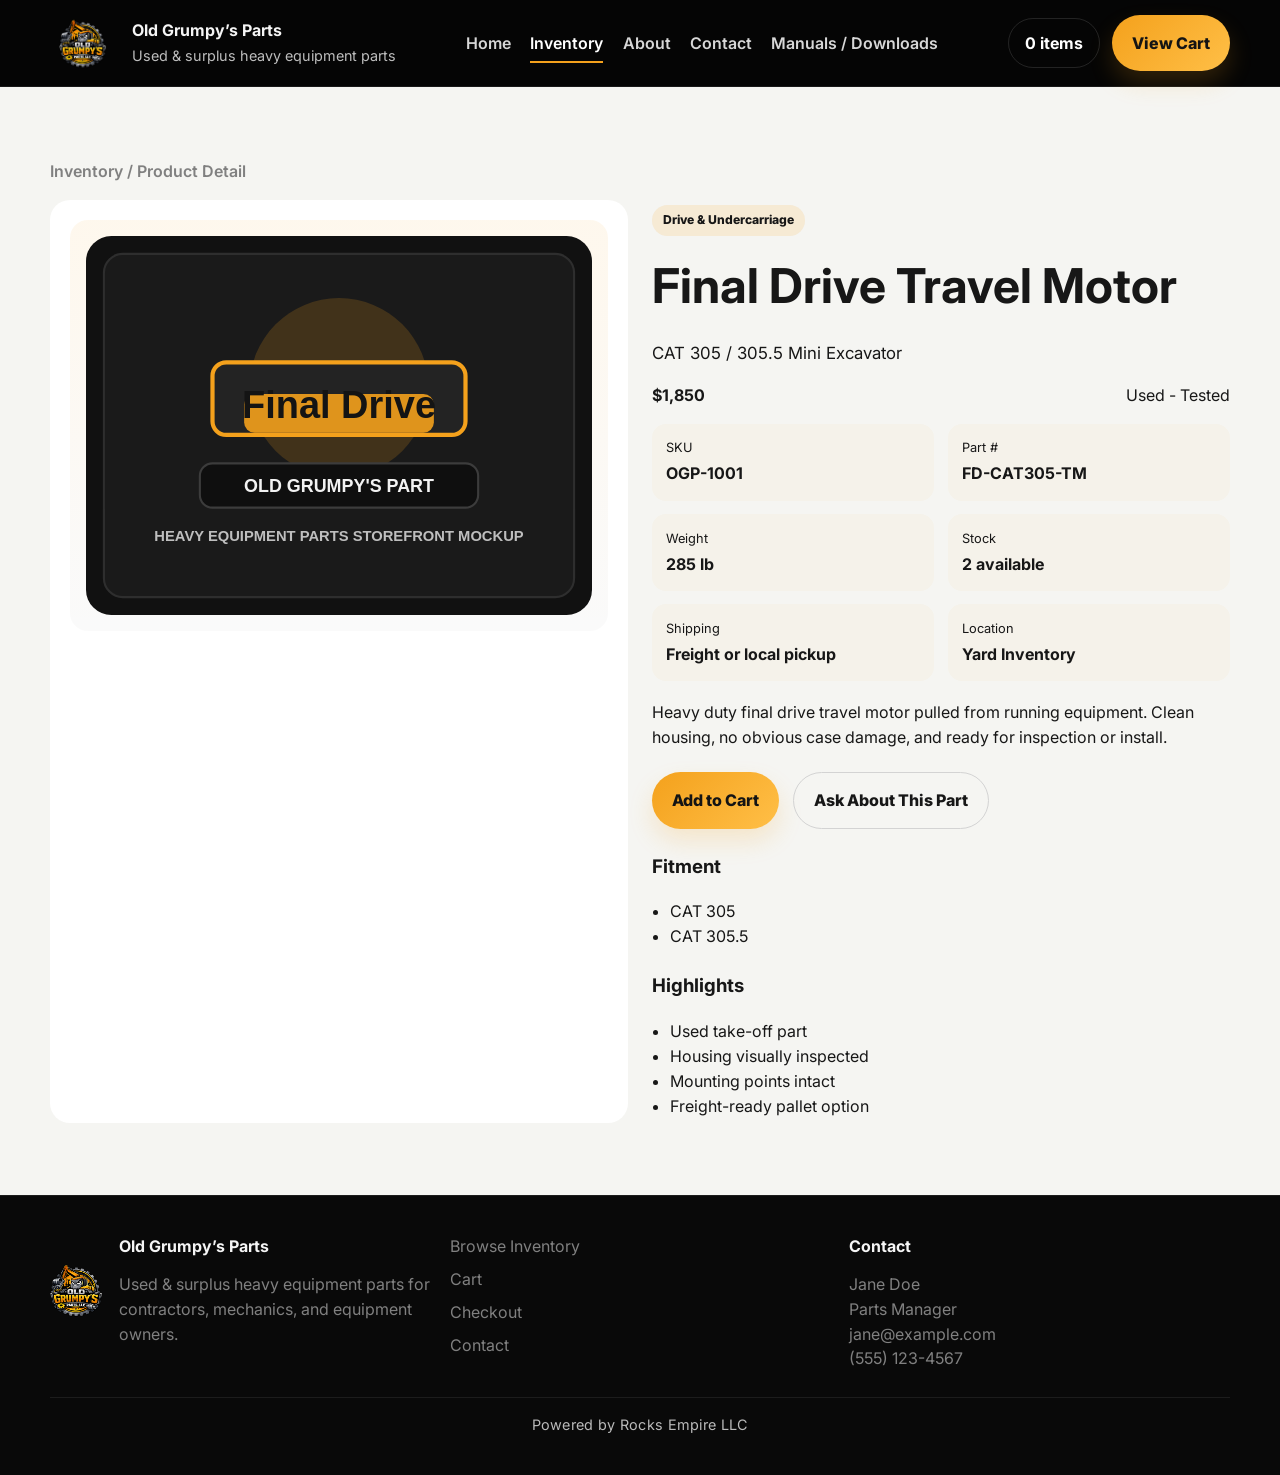
<file: product.html>
<!doctype html>
<html lang="en">
<head>
  <meta charset="UTF-8">
  <meta name="viewport" content="width=device-width, initial-scale=1.0">
  <title>Product Detail | Old Grumpy's Parts</title>
  <meta name="description" content="View heavy equipment part details, fitment information, and pricing from Old Grumpy's Parts.">
  <link rel="preconnect" href="https://fonts.googleapis.com">
  <link rel="preconnect" href="https://fonts.gstatic.com" crossorigin>
  <link href="https://fonts.googleapis.com/css2?family=Inter:wght@400;500;600;700;800;900&display=swap" rel="stylesheet">
  <link rel="stylesheet" href="assets/css/styles.css">
</head>
<body>
  <header class="site-header">
    <div class="container header-inner">
      <a class="brand" href="index.html">
        <img src="assets/images/logo.png" alt="Old Grumpy's Parts logo">
        <div class="brand-copy">
          <strong>Old Grumpy’s Parts</strong>
          <span>Used & surplus heavy equipment parts</span>
        </div>
      </a>
      <nav class="nav" aria-label="Primary">
        <a href="index.html">Home</a>
        <a href="inventory.html" aria-current="page">Inventory</a>
        <a href="about.html">About</a>
        <a href="contact.html">Contact</a>
        <a href="manuals.html">Manuals / Downloads</a>
      </nav>
      <div class="header-actions">
        <a class="cart-pill" href="cart.html"><span data-cart-count>0</span> items</a>
        <a class="button button-primary" href="cart.html">View Cart</a>
      </div>
    </div>
  </header>

  <main class="section section-light">
    <div class="container">
      <div class="breadcrumbs">Inventory / Product Detail</div>
      <div data-product-detail></div>
    </div>
  </main>

  <footer class="site-footer">
    <div class="container footer-grid">
      <div>
        <div class="footer-brand">
          <img src="assets/images/logo.png" alt="Old Grumpy's Parts logo">
          <div>
            <strong>Old Grumpy’s Parts</strong>
            <div class="footer-copy">Used &amp; surplus heavy equipment parts for contractors, mechanics, and equipment owners.</div>
          </div>
        </div>
      </div>
      <div class="footer-links">
        <a href="inventory.html">Browse Inventory</a>
        <a href="cart.html">Cart</a>
        <a href="checkout.html">Checkout</a>
        <a href="contact.html">Contact</a>
      </div>
      <div>
        <strong>Contact</strong>
        <div class="footer-copy">Jane Doe<br>Parts Manager<br>jane@example.com<br>(555) 123-4567</div>
      </div>
    </div>
    <div class="container footer-powered">Powered by Rocks Empire LLC</div>
  </footer>
  <script src="assets/js/products.js"></script>
  <script src="assets/js/site.js"></script>
</body>
</html>
</file>
<file: assets/css/styles.css>
:root {
  --bg: #0b0b0b;
  --panel: #141414;
  --panel-2: #1c1c1c;
  --text: #f5f5f5;
  --muted: #bdbdbd;
  --line: #2b2b2b;
  --accent: #f4a11c;
  --accent-2: #ffbf47;
  --white-panel: #ffffff;
  --white-text: #171717;
  --shadow: 0 18px 40px rgba(0,0,0,.28);
  --radius: 20px;
  --max: 1180px;
}

* { box-sizing: border-box; }
html { scroll-behavior: smooth; }
body {
  margin: 0;
  font-family: Inter, Arial, Helvetica, sans-serif;
  background: linear-gradient(180deg, #050505 0%, #0c0c0c 40%, #111 100%);
  color: var(--text);
  line-height: 1.55;
}
a { color: inherit; text-decoration: none; }
img { max-width: 100%; display: block; }
button, input, select, textarea { font: inherit; }

.container { width: min(calc(100% - 2rem), var(--max)); margin: 0 auto; }
.section { padding: 4.5rem 0; }
.section-tight { padding: 3rem 0; }
.section-light {
  background: #f5f5f2;
  color: var(--white-text);
}
.section-light .section-title,
.section-light .section-intro,
.section-light p,
.section-light h2,
.section-light h3,
.section-light label span,
.section-light .section-kicker,
.section-light .detail-card,
.section-light .info-card,
.section-light .empty-state,
.section-light .summary-card,
.section-light .cart-item,
.section-light .product-card,
.section-light .filters,
.section-light .contact-grid {
  color: var(--white-text);
}
.section-kicker {
  color: var(--accent-2);
  text-transform: uppercase;
  letter-spacing: .22em;
  font-size: .78rem;
  font-weight: 800;
}
.section-title {
  margin: .6rem 0 .8rem;
  font-size: clamp(2rem, 4vw, 3.2rem);
  line-height: 1.05;
}
.section-intro {
  margin: 0;
  max-width: 760px;
  color: var(--muted);
}
.accent { color: var(--accent); }

.site-header {
  position: sticky;
  top: 0;
  z-index: 20;
  border-bottom: 1px solid rgba(255,255,255,.08);
  backdrop-filter: blur(14px);
  background: rgba(6,6,6,.88);
}
.header-inner {
  display: flex;
  align-items: center;
  justify-content: space-between;
  gap: 1.25rem;
  min-height: 86px;
}
.brand {
  display: flex;
  align-items: center;
  gap: 1rem;
}
.brand img {
  width: 66px;
  height: 66px;
  object-fit: contain;
  border-radius: 14px;
}
.brand-copy strong { display: block; font-size: 1rem; }
.brand-copy span { color: var(--muted); font-size: .9rem; }
.nav {
  display: flex;
  gap: 1.2rem;
  flex-wrap: wrap;
}
.nav a {
  color: #d7d7d7;
  font-weight: 600;
  position: relative;
}
.nav a:hover,
.nav a[aria-current="page"] { color: #fff; }
.nav a[aria-current="page"]::after,
.nav a:hover::after {
  content: '';
  position: absolute;
  left: 0; right: 0; bottom: -.45rem;
  height: 2px;
  background: var(--accent);
}
.header-actions {
  display: flex;
  align-items: center;
  gap: .75rem;
}
.cart-pill {
  padding: .72rem 1rem;
  border: 1px solid rgba(255,255,255,.12);
  border-radius: 999px;
  color: #fff;
  font-weight: 700;
}
.button {
  display: inline-flex;
  align-items: center;
  justify-content: center;
  border: none;
  border-radius: 999px;
  padding: .95rem 1.25rem;
  font-weight: 800;
  cursor: pointer;
  transition: transform .15s ease, box-shadow .15s ease, background .15s ease;
}
.button:hover { transform: translateY(-1px); }
.button-primary {
  background: linear-gradient(135deg, var(--accent), var(--accent-2));
  color: #141414;
  box-shadow: 0 12px 24px rgba(244,161,28,.18);
}
.button-secondary {
  background: transparent;
  color: inherit;
  border: 1px solid rgba(255,255,255,.14);
}
.section-light .button-secondary { border-color: #d3d3d3; }
.full-width { width: 100%; }

.hero {
  position: relative;
  overflow: hidden;
}
.hero::before {
  content: '';
  position: absolute;
  inset: 0;
  background:
    radial-gradient(circle at top, rgba(244,161,28,.24), transparent 34%),
    linear-gradient(180deg, rgba(255,255,255,.02), rgba(255,255,255,0));
  pointer-events: none;
}
.hero-grid {
  display: grid;
  grid-template-columns: 1.1fr .9fr;
  gap: 2rem;
  align-items: center;
}
.hero-copy { position: relative; z-index: 1; }
.hero-card {
  background: linear-gradient(180deg, rgba(255,255,255,.05), rgba(255,255,255,.02));
  border: 1px solid rgba(255,255,255,.09);
  border-radius: 28px;
  padding: 1.2rem;
  box-shadow: var(--shadow);
}
.hero-logo-wrap {
  background: radial-gradient(circle at center, rgba(255,255,255,.14), rgba(0,0,0,.2) 48%, rgba(0,0,0,.05) 100%);
  border-radius: 24px;
  padding: 1rem;
}
.hero-logo-wrap img {
  width: min(100%, 520px);
  margin: 0 auto;
}
.hero-actions {
  display: flex;
  gap: .9rem;
  flex-wrap: wrap;
  margin-top: 1.5rem;
}
.hero-points {
  list-style: none;
  padding: 0;
  margin: 1.5rem 0 0;
  display: grid;
  grid-template-columns: repeat(2, minmax(0, 1fr));
  gap: .9rem;
}
.hero-points li,
.detail-card,
.info-card,
.filters,
.summary-card,
.cart-item,
.empty-state,
.product-card,
.contact-card {
  background: linear-gradient(180deg, rgba(255,255,255,.04), rgba(255,255,255,.015));
  border: 1px solid rgba(255,255,255,.08);
  border-radius: var(--radius);
  box-shadow: var(--shadow);
}
.hero-points li { padding: 1rem 1rem; }
.stat-grid {
  margin-top: 1.5rem;
  display: grid;
  grid-template-columns: repeat(3, minmax(0, 1fr));
  gap: 1rem;
}
.stat-card { padding: 1.25rem; }
.stat-card strong { display: block; font-size: 1.8rem; }
.stat-card span { color: var(--muted); }
.success-banner {
  margin-top: 1rem;
  background: rgba(106, 194, 104, .16);
  border: 1px solid rgba(106,194,104,.35);
  color: #d9ffd3;
  border-radius: 14px;
  padding: 1rem 1.1rem;
}

.value-grid,
.info-grid,
.contact-grid,
.footer-grid {
  display: grid;
  grid-template-columns: repeat(3, minmax(0, 1fr));
  gap: 1.2rem;
}
.detail-card,
.info-card,
.contact-card { padding: 1.35rem; }
.detail-card h3,
.info-card h3,
.contact-card h3 { margin-top: 0; }
.section-light .detail-card,
.section-light .info-card,
.section-light .contact-card,
.section-light .summary-card,
.section-light .cart-item,
.section-light .product-card,
.section-light .filters,
.section-light .empty-state,
.section-light .checkout-form {
  background: #fff;
  border-color: #e7e4df;
  box-shadow: 0 14px 30px rgba(0,0,0,.06);
}

.product-grid {
  display: grid;
  grid-template-columns: repeat(4, minmax(0, 1fr));
  gap: 1.2rem;
  margin-top: 2rem;
}
.product-card { overflow: hidden; }
.product-media {
  background: linear-gradient(180deg, rgba(244,161,28,.10), rgba(0,0,0,.03));
  aspect-ratio: 1 / .78;
  display: grid;
  place-items: center;
  padding: 1rem;
}
.product-media img {
  max-height: 210px;
  width: 100%;
  object-fit: contain;
}
.product-body { padding: 1.1rem; }
.product-meta-row,
.product-meta-list,
.product-actions,
.summary-line,
.cart-mini-specs,
.price-row,
.contact-lines {
  display: flex;
  justify-content: space-between;
  align-items: center;
  gap: .75rem;
  flex-wrap: wrap;
}
.product-badge {
  display: inline-flex;
  align-items: center;
  border-radius: 999px;
  background: rgba(244,161,28,.14);
  color: var(--accent);
  padding: .38rem .7rem;
  font-size: .76rem;
  font-weight: 800;
}
.product-sku,
.product-meta-list,
.product-machine,
.summary-note,
.footer-copy,
.footer-links a,
.breadcrumbs,
.section-light .section-intro,
.section-light .summary-note {
  color: #808080;
}
.product-card h3 { margin: .8rem 0 .4rem; font-size: 1.08rem; }
.product-machine.large { font-size: 1.05rem; }
.product-actions { margin-top: 1rem; }

.filters {
  padding: 1rem;
  margin-top: 1.5rem;
  display: grid;
  grid-template-columns: 1.4fr .8fr .8fr;
  gap: .9rem;
}
.filters label,
.checkout-form label { display: grid; gap: .4rem; font-weight: 700; }
.filters input,
.filters select,
.checkout-form input,
.checkout-form textarea {
  border: 1px solid rgba(0,0,0,.12);
  border-radius: 14px;
  min-height: 48px;
  padding: .85rem .95rem;
  background: #fff;
  color: #111;
}
.breadcrumbs { margin-bottom: 1rem; font-weight: 600; }

.product-detail-layout,
.cart-layout,
.checkout-layout,
.about-grid {
  display: grid;
  grid-template-columns: 1fr 1fr;
  gap: 1.5rem;
}
.product-detail-image-wrap,
.checkout-form { padding: 1.25rem; border-radius: var(--radius); background: #fff; }
.product-detail-copy { padding: .3rem 0; }
.product-detail-copy h1 { margin: .85rem 0 .35rem; font-size: clamp(2rem, 4vw, 3rem); color: #141414; }
.section-light .product-detail-copy p,
.section-light .product-detail-copy li,
.section-light .product-detail-copy h3,
.section-light .product-detail-copy strong,
.section-light .product-detail-copy span,
.section-light .product-detail-copy div,
.section-light .product-detail-copy h1 { color: #171717; }
.product-detail-image {
  width: 100%;
  background: linear-gradient(180deg, rgba(244,161,28,.08), rgba(0,0,0,.02));
  border-radius: 18px;
  padding: 1rem;
}
.spec-grid {
  display: grid;
  grid-template-columns: repeat(2, minmax(0, 1fr));
  gap: .85rem;
  margin: 1rem 0 1.2rem;
}
.spec-grid div {
  background: #f5f2ea;
  border-radius: 14px;
  padding: .9rem;
}
.spec-grid span { display: block; color: #777; font-size: .8rem; }
.spec-grid strong { display: block; margin-top: .2rem; }
.detail-actions { display: flex; flex-wrap: wrap; gap: .9rem; margin: 1.4rem 0; }
.detail-block { margin-top: 1.4rem; }
.detail-block ul { margin: .6rem 0 0; padding-left: 1.1rem; }

.cart-list,
.checkout-form { display: grid; gap: 1rem; }
.cart-item {
  padding: 1rem;
  display: grid;
  grid-template-columns: 140px 1fr auto;
  gap: 1rem;
  align-items: center;
}
.cart-item img {
  width: 140px;
  aspect-ratio: 1 / .8;
  object-fit: contain;
  background: linear-gradient(180deg, rgba(244,161,28,.08), rgba(0,0,0,.02));
  border-radius: 14px;
  padding: .75rem;
}
.cart-item-controls {
  display: grid;
  gap: .7rem;
  justify-items: end;
}
.cart-item-controls input {
  width: 90px;
  min-height: 46px;
  border-radius: 12px;
  border: 1px solid #d8d8d8;
  padding: .7rem;
}
.text-button {
  background: none;
  border: none;
  color: #b64e4e;
  font-weight: 700;
  cursor: pointer;
}
.summary-card { padding: 1.25rem; height: fit-content; }
.summary-card h3 { margin-top: 0; }
.summary-line { padding: .7rem 0; border-bottom: 1px solid rgba(0,0,0,.08); }
.summary-line.total { font-size: 1.05rem; font-weight: 800; }
.cart-empty { text-align: center; padding: 2.2rem; }

.section-heading h2 { margin-bottom: .25rem; }
.form-grid {
  display: grid;
  grid-template-columns: repeat(2, minmax(0, 1fr));
  gap: 1rem;
}
.form-grid .full { grid-column: 1 / -1; }
.section-light textarea { min-height: 140px; resize: vertical; }
.note-panel {
  background: #fff7e8;
  color: #5e4714;
  border: 1px solid #f0d49d;
  border-radius: 18px;
  padding: 1rem 1.1rem;
}

.site-footer {
  background: #090909;
  border-top: 1px solid rgba(255,255,255,.08);
  padding: 2.4rem 0;
}
.footer-grid { align-items: start; }
.footer-brand {
  display: flex;
  align-items: center;
  gap: 1rem;
}
.footer-brand img {
  width: 72px;
  height: 72px;
  object-fit: contain;
}
.footer-links { display: grid; gap: .5rem; justify-items: start; }
.footer-copy { margin-top: .8rem; }
.footer-powered {
  margin-top: 1.6rem;
  padding-top: 1rem;
  border-top: 1px solid rgba(255,255,255,.08);
  text-align: center;
  font-size: .9rem;
  color: rgba(255,255,255,.72);
  letter-spacing: .02em;
}
.center-copy { text-align: center; }
.empty-state { padding: 2rem; }
.toast {
  position: fixed;
  right: 1rem;
  bottom: 1rem;
  z-index: 50;
  background: #111;
  color: #fff;
  border: 1px solid rgba(255,255,255,.12);
  border-radius: 16px;
  padding: .95rem 1.1rem;
  box-shadow: var(--shadow);
  opacity: 0;
  transform: translateY(12px);
  transition: opacity .18s ease, transform .18s ease;
}
.toast.show { opacity: 1; transform: translateY(0); }

@media (max-width: 980px) {
  .hero-grid,
  .product-detail-layout,
  .cart-layout,
  .checkout-layout,
  .about-grid,
  .footer-grid,
  .value-grid,
  .info-grid,
  .contact-grid,
  .product-grid,
  .stat-grid,
  .filters {
    grid-template-columns: 1fr 1fr;
  }
  .header-inner {
    flex-wrap: wrap;
    justify-content: center;
    padding: .9rem 0;
  }
  .nav { justify-content: center; }
}

@media (max-width: 720px) {
  .hero-grid,
  .product-detail-layout,
  .cart-layout,
  .checkout-layout,
  .about-grid,
  .footer-grid,
  .value-grid,
  .info-grid,
  .contact-grid,
  .product-grid,
  .stat-grid,
  .filters,
  .form-grid {
    grid-template-columns: 1fr;
  }
  .cart-item {
    grid-template-columns: 1fr;
  }
  .cart-item-controls { justify-items: stretch; }
  .brand { flex-direction: column; text-align: center; }
  .brand-copy span { display: none; }
  .header-actions { width: 100%; justify-content: center; }
}
</file>
